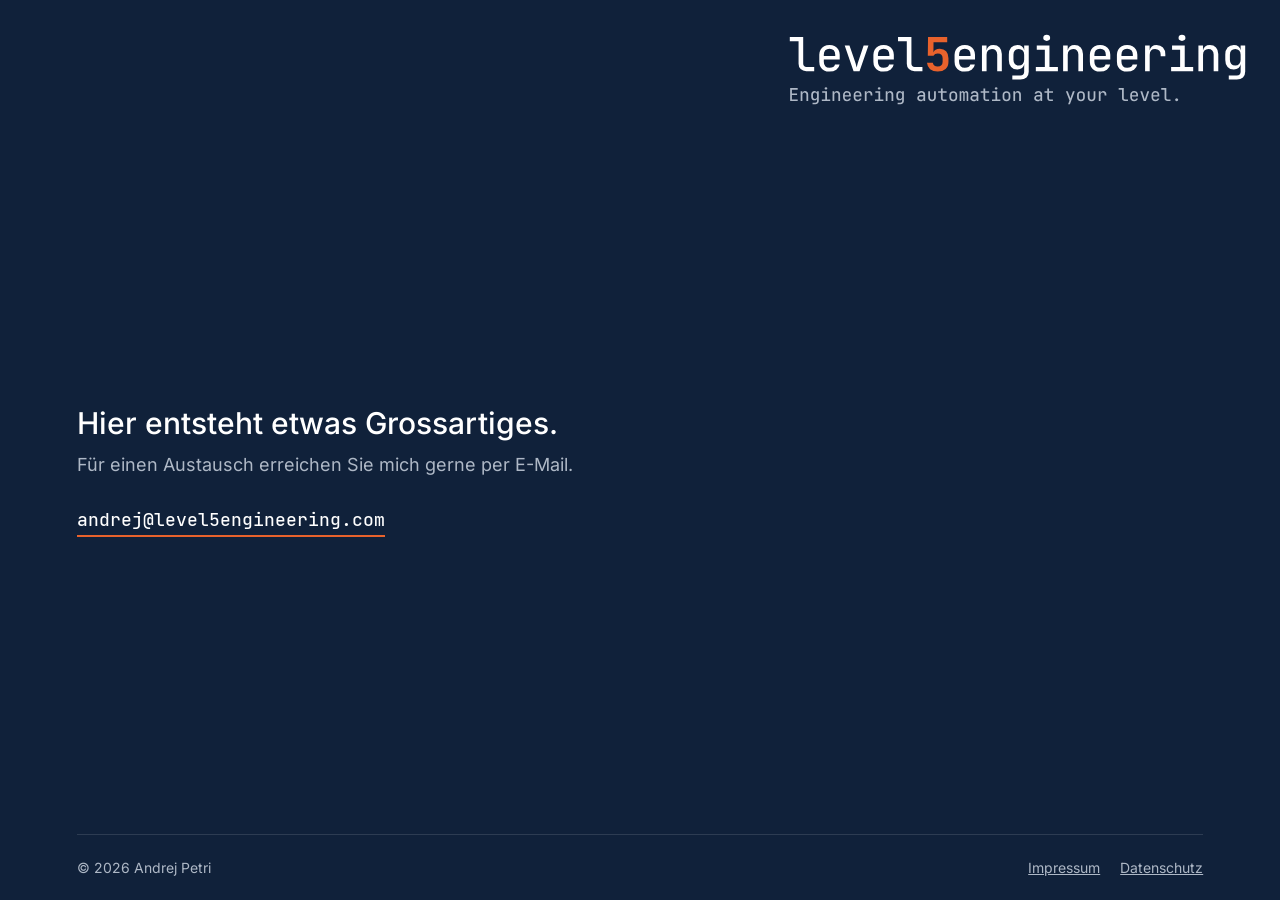
<file: index.html>
<!doctype html>
<html lang="de">
<head>
<meta charset="utf-8">
<meta name="viewport" content="width=device-width, initial-scale=1">
<title>level5engineering – Engineering automation at your level.</title>
<meta name="description" content="level5engineering – Engineering automation at your level. AI-Automatisierung für Produkt- und Auftragsengineering, Schweiz.">
<link rel="icon" href="favicon.ico" sizes="any">
<link rel="icon" href="assets/icon.svg" type="image/svg+xml">
<link rel="apple-touch-icon" href="assets/apple-touch-icon.png">
<meta name="theme-color" content="#10213A">
<meta property="og:type" content="website">
<meta property="og:title" content="level5engineering – Engineering automation at your level.">
<meta property="og:description" content="level5engineering – Engineering automation at your level. AI-Automatisierung für Produkt- und Auftragsengineering, Schweiz.">
<meta property="og:url" content="https://level5engineering.com/">
<meta property="og:image" content="https://level5engineering.com/assets/og-image.png">
<meta property="og:image:width" content="1200">
<meta property="og:image:height" content="630">
<meta name="twitter:card" content="summary_large_image">
<link rel="stylesheet" href="assets/style.css">
</head>
<body>
<div class="page">
<header class="brand">
<img class="logo" src="assets/logo.svg" alt="level5engineering – Engineering automation at your level.">
</header>
<main>
<p class="text"><span class="lead">Hier entsteht etwas Grossartiges.</span><br>Für einen Austausch erreichen Sie mich gerne per E-Mail.</p>
<a class="contact" href="mailto:andrej@level5engineering.com">andrej@level5engineering.com</a>
</main>
<footer>
<span>© 2026 Andrej Petri</span>
<nav><a href="impressum.html">Impressum</a><a href="datenschutz.html">Datenschutz</a></nav>
</footer>
</div>
</body>
</html>
</file>
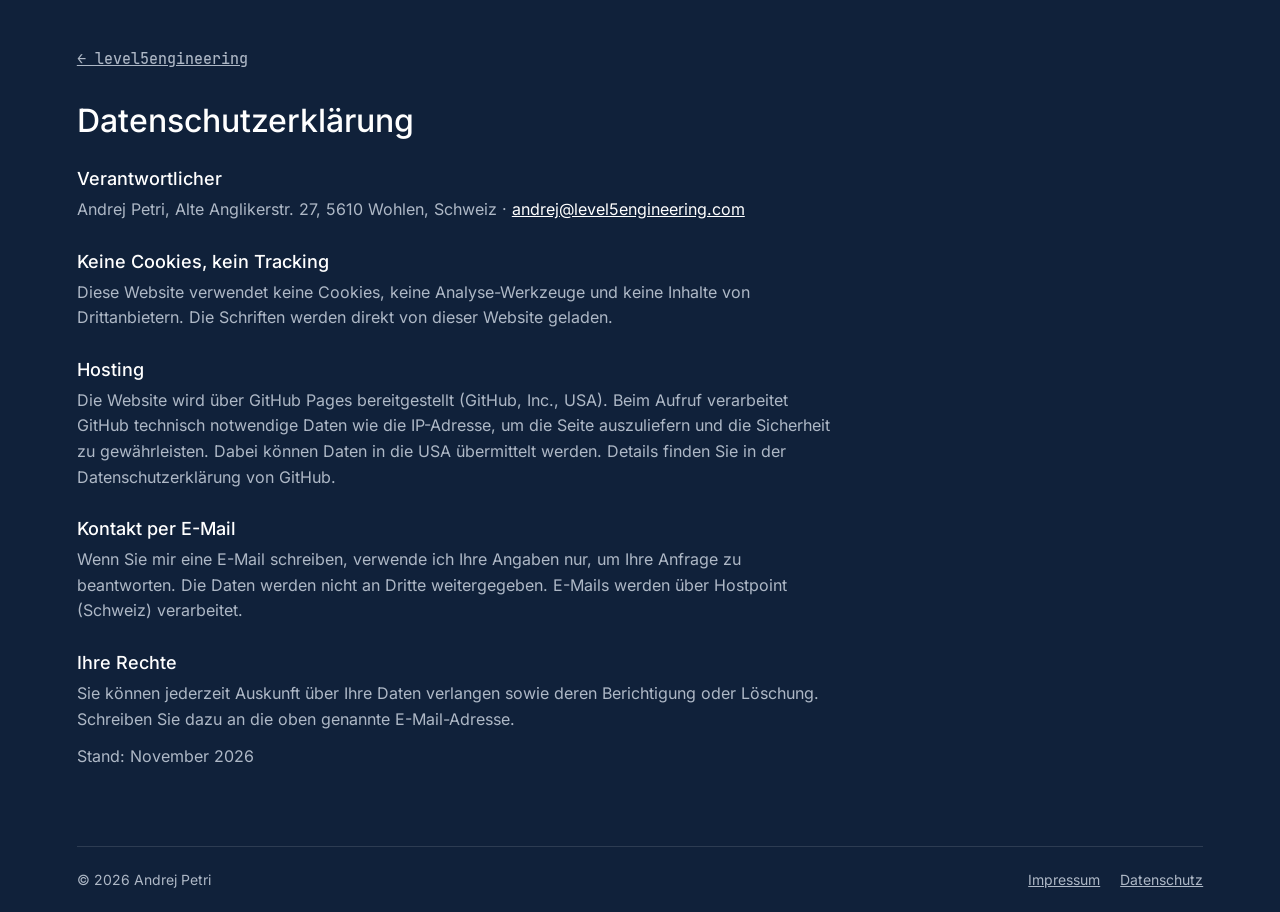
<file: datenschutz.html>
<!doctype html>
<html lang="de">
<head>
<meta charset="utf-8">
<meta name="viewport" content="width=device-width, initial-scale=1">
<title>Datenschutz – level5engineering</title>
<meta name="robots" content="noindex">
<link rel="icon" href="favicon.ico">
<link rel="stylesheet" href="assets/style.css">
</head>
<body>
<div class="page">
<div class="legal">
<a class="back" href="index.html">← level5engineering</a>
<h1>Datenschutzerklärung</h1>
<h2>Verantwortlicher</h2>
<p>Andrej Petri, Alte Anglikerstr. 27, 5610 Wohlen, Schweiz · <a href="mailto:andrej@level5engineering.com">andrej@level5engineering.com</a></p>
<h2>Keine Cookies, kein Tracking</h2>
<p>Diese Website verwendet keine Cookies, keine Analyse-Werkzeuge und keine Inhalte von Drittanbietern. Die Schriften werden direkt von dieser Website geladen.</p>
<h2>Hosting</h2>
<p>Die Website wird über GitHub Pages bereitgestellt (GitHub, Inc., USA). Beim Aufruf verarbeitet GitHub technisch notwendige Daten wie die IP-Adresse, um die Seite auszuliefern und die Sicherheit zu gewährleisten. Dabei können Daten in die USA übermittelt werden. Details finden Sie in der Datenschutzerklärung von GitHub.</p>
<h2>Kontakt per E-Mail</h2>
<p>Wenn Sie mir eine E-Mail schreiben, verwende ich Ihre Angaben nur, um Ihre Anfrage zu beantworten. Die Daten werden nicht an Dritte weitergegeben. E-Mails werden über Hostpoint (Schweiz) verarbeitet.</p>
<h2>Ihre Rechte</h2>
<p>Sie können jederzeit Auskunft über Ihre Daten verlangen sowie deren Berichtigung oder Löschung. Schreiben Sie dazu an die oben genannte E-Mail-Adresse.</p>
<p>Stand: November 2026</p>
</div>
<footer>
<span>© 2026 Andrej Petri</span>
<nav><a href="impressum.html">Impressum</a><a href="datenschutz.html">Datenschutz</a></nav>
</footer>
</div>
</body>
</html>
</file>
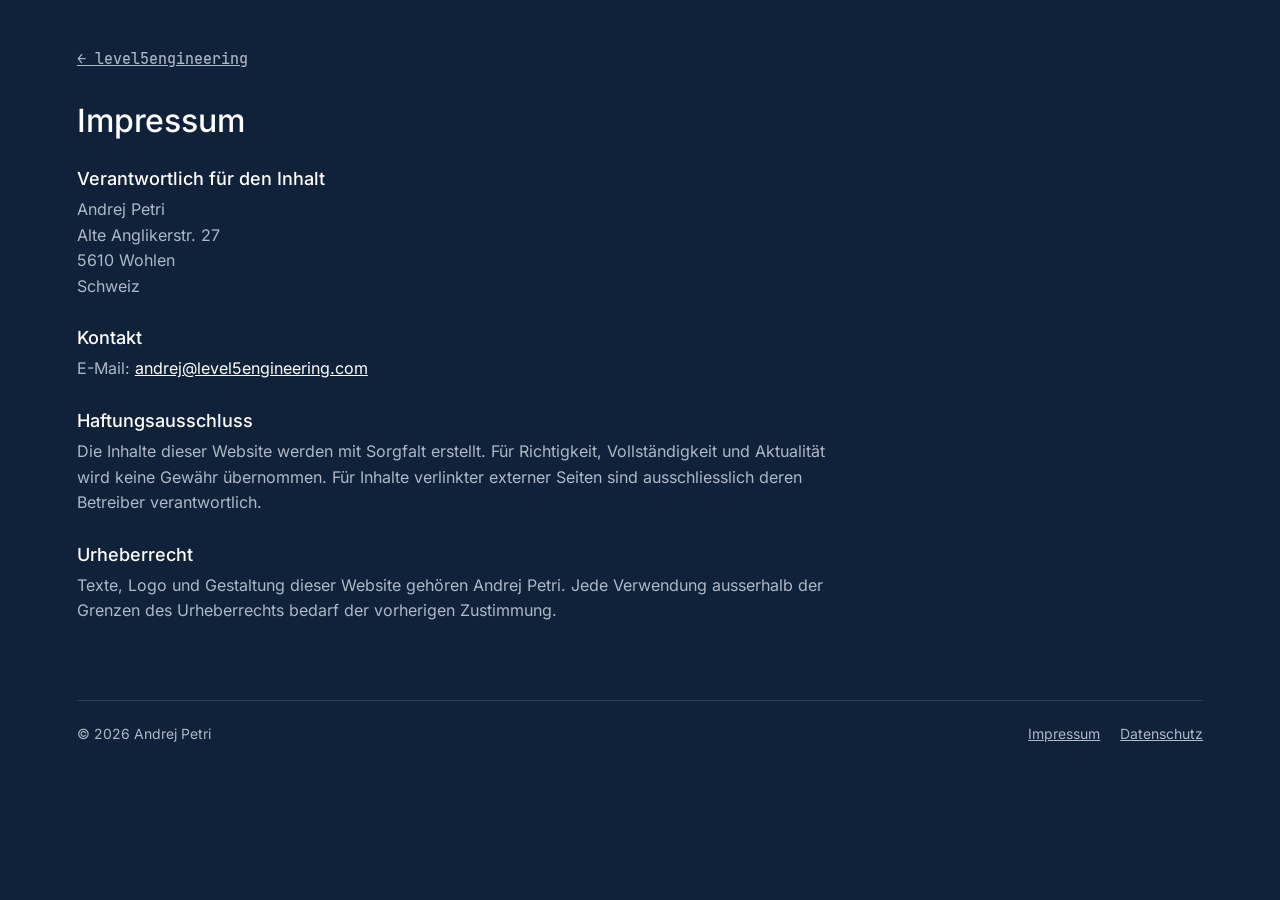
<file: impressum.html>
<!doctype html>
<html lang="de">
<head>
<meta charset="utf-8">
<meta name="viewport" content="width=device-width, initial-scale=1">
<title>Impressum – level5engineering</title>
<meta name="robots" content="noindex">
<link rel="icon" href="favicon.ico">
<link rel="stylesheet" href="assets/style.css">
</head>
<body>
<div class="page">
<div class="legal">
<a class="back" href="index.html">← level5engineering</a>
<h1>Impressum</h1>
<h2>Verantwortlich für den Inhalt</h2>
<p>Andrej Petri<br>Alte Anglikerstr. 27<br>5610 Wohlen<br>Schweiz</p>
<h2>Kontakt</h2>
<p>E-Mail: <a href="mailto:andrej@level5engineering.com">andrej@level5engineering.com</a></p>
<h2>Haftungsausschluss</h2>
<p>Die Inhalte dieser Website werden mit Sorgfalt erstellt. Für Richtigkeit, Vollständigkeit und Aktualität wird keine Gewähr übernommen. Für Inhalte verlinkter externer Seiten sind ausschliesslich deren Betreiber verantwortlich.</p>
<h2>Urheberrecht</h2>
<p>Texte, Logo und Gestaltung dieser Website gehören Andrej Petri. Jede Verwendung ausserhalb der Grenzen des Urheberrechts bedarf der vorherigen Zustimmung.</p>
</div>
<footer>
<span>© 2026 Andrej Petri</span>
<nav><a href="impressum.html">Impressum</a><a href="datenschutz.html">Datenschutz</a></nav>
</footer>
</div>
</body>
</html>
</file>
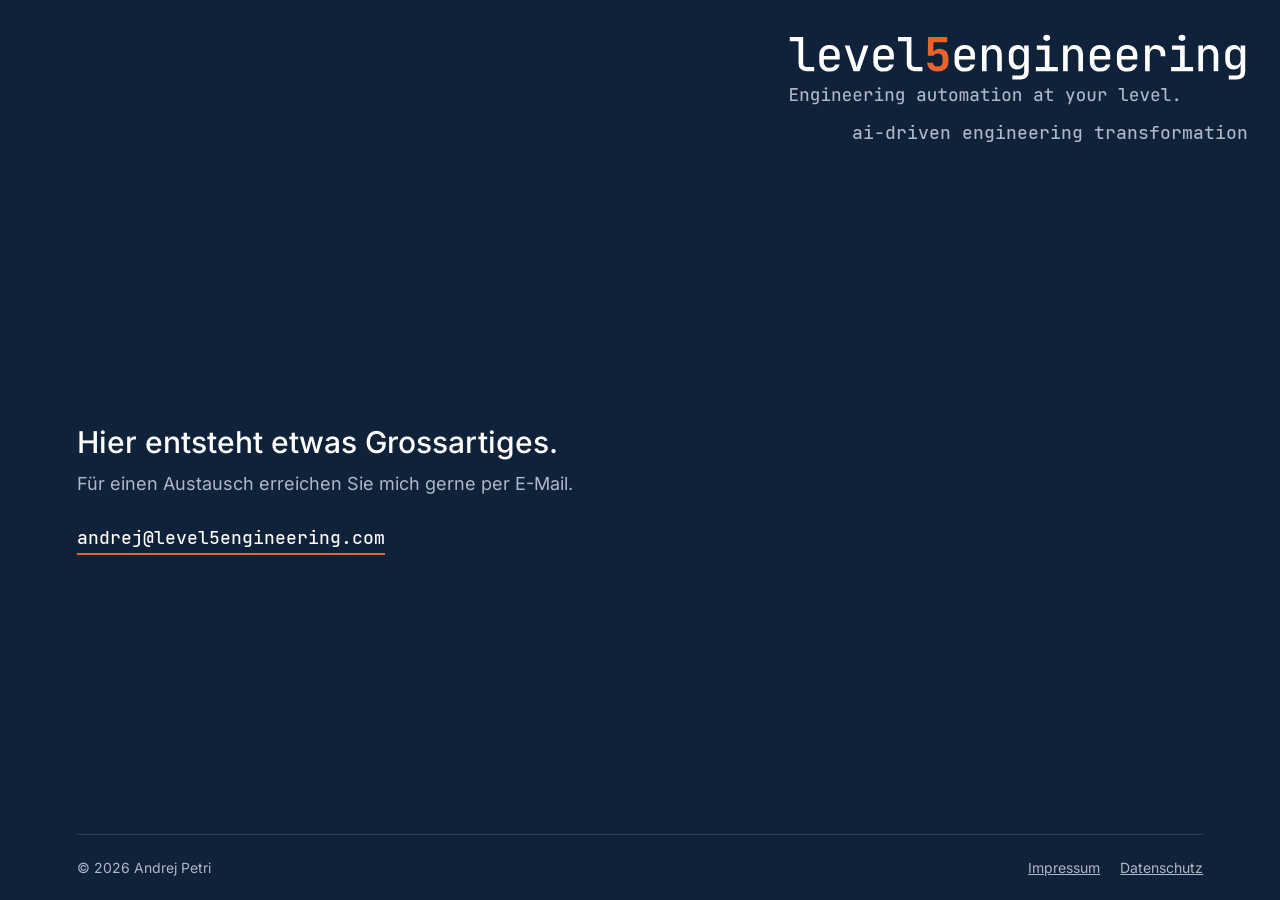
<file: index_2.html>
<!doctype html>
<html lang="de">
<head>
<meta charset="utf-8">
<meta name="viewport" content="width=device-width, initial-scale=1">
<title>level5engineering – Mehr Produkte. Mehr Freiheit. Gleiches Team.</title>
<meta name="description" content="level5engineering – AI-driven engineering transformation, swiss-based. Mehr Produkte. Mehr Freiheit. Gleiches Team.">
<link rel="icon" href="favicon.ico">
<link rel="apple-touch-icon" href="assets/apple-touch-icon.png">
<link rel="stylesheet" href="assets/style.css">
</head>
<body>
<div class="page">
<header class="brand">
<img class="logo" src="assets/logo.svg" alt="level5engineering">
<p class="sub">ai-driven engineering transformation</p>
</header>
<main>
<p class="text"><span class="lead">Hier entsteht etwas Grossartiges.</span><br>Für einen Austausch erreichen Sie mich gerne per E-Mail.</p>
<a class="contact" href="mailto:andrej@level5engineering.com">andrej@level5engineering.com</a>
</main>
<footer>
<span>© 2026 Andrej Petri</span>
<nav><a href="impressum.html">Impressum</a><a href="datenschutz.html">Datenschutz</a></nav>
</footer>
</div>
</body>
</html>
</file>
<file: assets/style.css>
@font-face{font-family:"JetBrains Mono";src:url("fonts/JetBrainsMono-Medium.woff2") format("woff2");font-weight:500;font-display:swap}
@font-face{font-family:"Inter";src:url("fonts/Inter-Regular.woff2") format("woff2");font-weight:400;font-display:swap}
@font-face{font-family:"Inter";src:url("fonts/Inter-Medium.woff2") format("woff2");font-weight:500;font-display:swap}
:root{--navy:#10213A;--orange:#E8622C;--soft:#AEB8C6;--white:#FFFFFF;--grey:#5A6678}
*{box-sizing:border-box}
html,body{margin:0;background:var(--navy);color:var(--white);font-family:"Inter",system-ui,sans-serif}
a{color:var(--white)}
a:hover{color:var(--orange)}
.page{min-height:100vh;display:flex;flex-direction:column;padding:0 6vw}
.brand{display:flex;flex-direction:column;align-items:flex-end;text-align:right;gap:14px;padding:32px 0 0;margin-left:auto;margin-right:calc(32px - 6vw)}
main{flex:1;display:flex;flex-direction:column;justify-content:center;gap:20px;max-width:880px;padding:64px 0}
.logo{width:clamp(280px,36vw,540px);max-width:calc(100vw - 48px);height:auto;display:block}
.claim{margin:0;font-weight:500;font-size:clamp(17px,1.8vw,22px);letter-spacing:-0.01em;line-height:1.3;text-wrap:balance}
.sub{margin:0;font-family:"JetBrains Mono",monospace;font-weight:500;font-size:clamp(14px,1.6vw,18px);color:var(--soft)}
.lead{color:var(--white);font-weight:500;font-size:clamp(22px,2.6vw,30px);display:inline-block;margin-bottom:8px;line-height:1.3}
.text{margin:0;font-size:18px;line-height:1.6;color:var(--soft);max-width:640px}
.contact{display:inline-block;margin-top:8px;font-family:"JetBrains Mono",monospace;font-weight:500;font-size:18px;color:var(--white);text-decoration:none;border-bottom:2px solid var(--orange);padding-bottom:4px;align-self:flex-start}
.contact:hover{color:var(--orange)}
footer{display:flex;flex-wrap:wrap;gap:20px;justify-content:space-between;padding:24px 0;border-top:1px solid rgba(255,255,255,0.12);font-size:14px;color:var(--soft)}
footer nav{display:flex;gap:20px}
footer a{color:var(--soft)}
.legal{max-width:760px;padding:48px 0 64px}
.legal h1{font-size:32px;font-weight:500;margin:32px 0 24px}
.legal h2{font-size:18px;font-weight:500;margin:28px 0 8px;color:var(--white)}
.legal p{font-size:16px;line-height:1.6;color:var(--soft);margin:0 0 12px}
.back{font-family:"JetBrains Mono",monospace;font-size:15px;color:var(--soft)}
</file>
